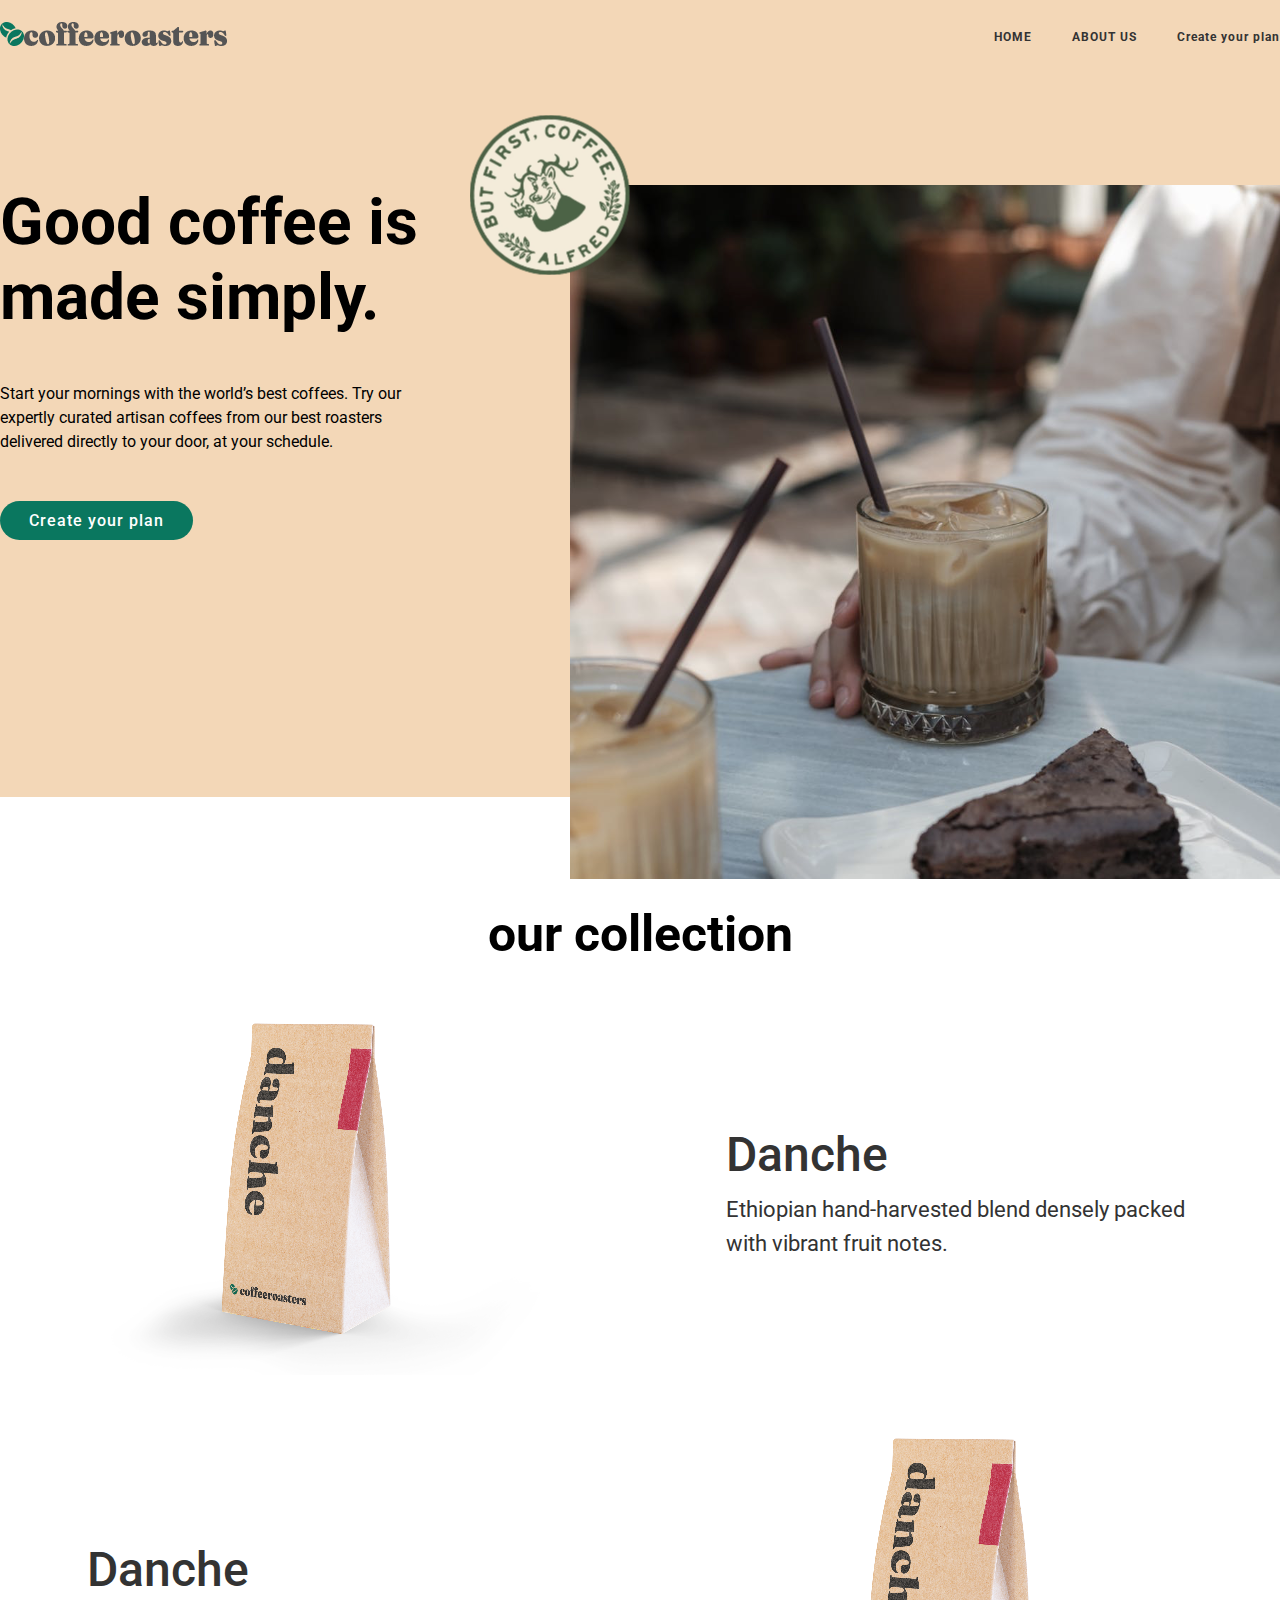
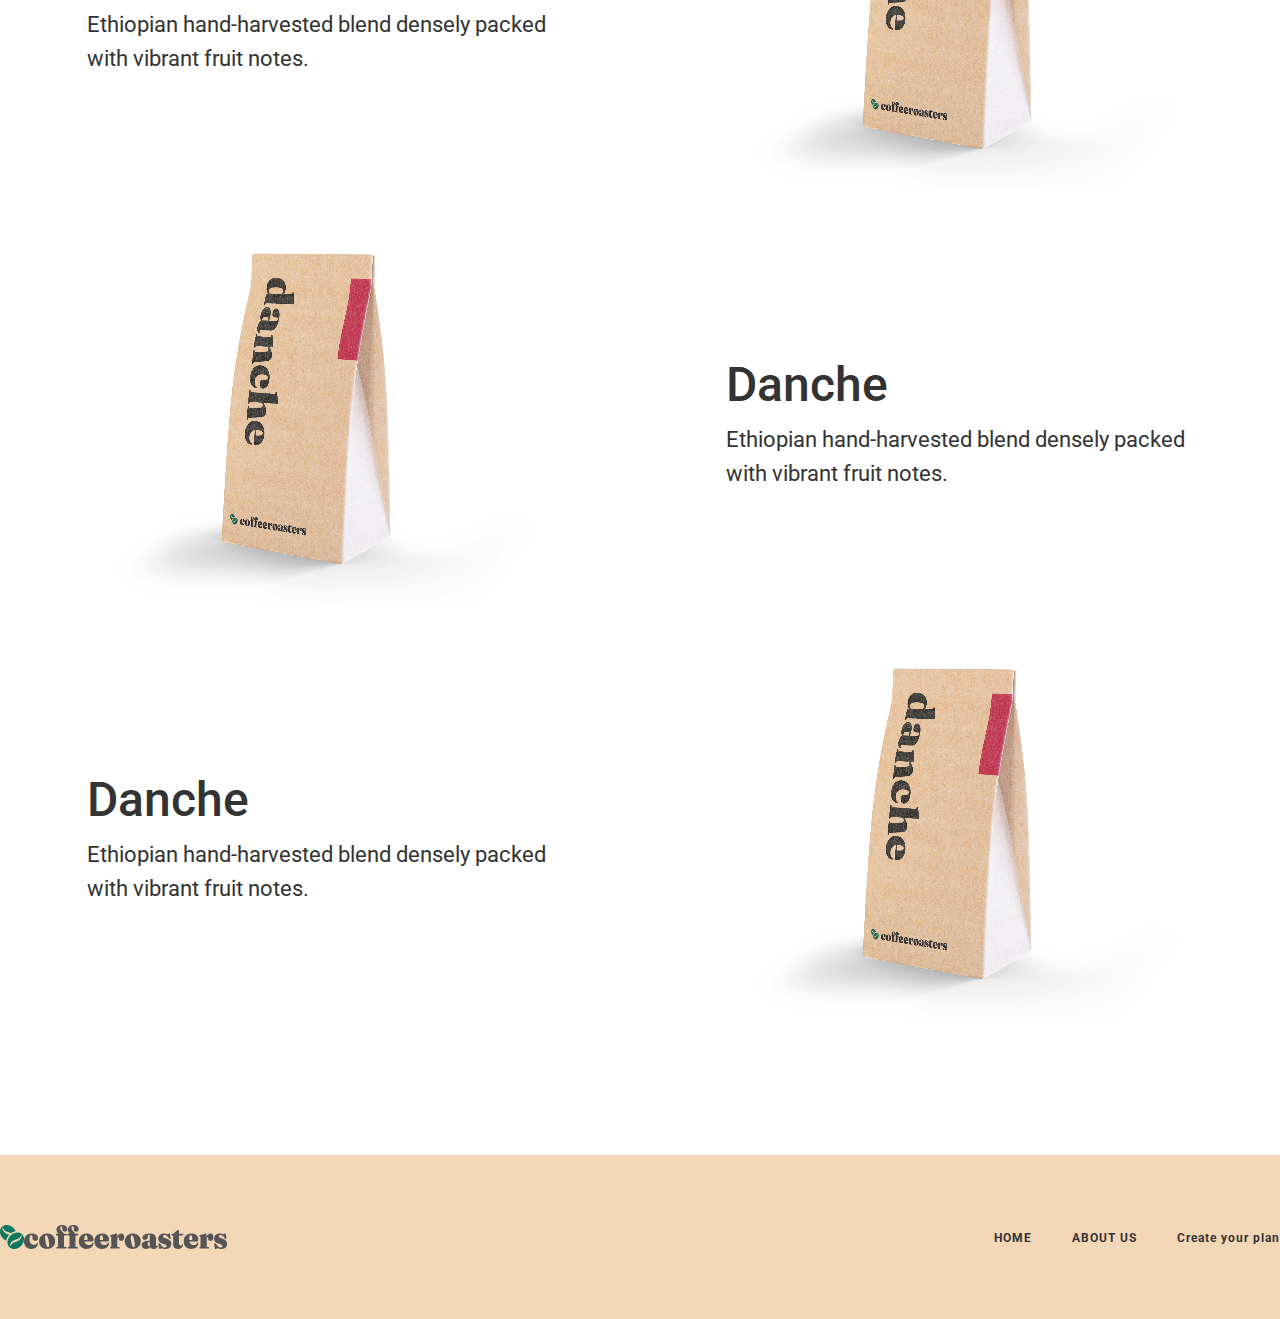
<file: index.html>
<!DOCTYPE html>
<html lang="en">
<head>
    <meta charset="UTF-8">
    <meta name="viewport" content="width=device-width, initial-scale=1.0">
    <title>Document</title>
    <link rel="preconnect" href="https://fonts.googleapis.com">
    <link rel="preconnect" href="https://fonts.gstatic.com" crossorigin>
    <link href="https://fonts.googleapis.com/css2?family=Roboto:ital,wght@0,100;0,300;0,400;0,500;0,700;0,900;1,100;1,300;1,400;1,500;1,700;1,900&display=swap" rel="stylesheet">
    <link rel="stylesheet" href="./main.css">
</head>
<body>
    
    
    <header class="header">
        <div class="container">
            <nav class="header__nav">
                <a href="./index.html">
                    <img src="./images/logo.png" alt="">
                </a>
                <ul class="header__list">
                    <li class="header__item">
                        <a class="header__link" href="#">HOME</a>
                    </li>
                    <li class="header__item">
                        <a class="header__link" href="./about.html">ABOUT US</a>
                    </li>
                    <li class="header__item">
                        <a class="header__link" href="#">Create your plan</a>
                    </li>
                </ul>
            </nav>
        </div>
    </header>
    
    <main>
        <section class="hero">
            <div class="container">
                <div class="hero__wrapper">
                    <div class="hero__textbox">
                        <h1 class="title">Good coffee 
                            is made simply.</h1>
                            <p class="hero__tex">Start your mornings with the world’s best coffees. Try our expertly curated artisan coffees from our best roasters delivered directly to your door, at your schedule.</p>
                            <button class="hero__btn">Create your plan</button>
                        </div>
                        <div class="hero__img">
                            <img class="rasm" src="./images/bg.png" alt="">
                        </div>
                    </div>
                </div>
            </section>
            
            <section class="qop">
                <div class="container">
                    <h2 class="qop__title">our collection</h2>
                    <ul class="qop__list">
                        <li class="qop__item">
                            <img class="qop__img" src="./images/qop.png" alt="">
                            <div class="qop__textbox">
                                <h3 class="qop__heading">Danche</h3>
                                <p class="qop__text">Ethiopian hand-harvested blend densely packed with vibrant fruit notes.</p>
                            </div>
                        </li>
                        <li class="qop__item">
                            <img class="qop__img" src="./images/qop.png" alt="">
                            <div class="qop__textbox">
                                <h3 class="qop__heading">Danche</h3>
                                <p class="qop__text">Ethiopian hand-harvested blend densely packed with vibrant fruit notes.</p>
                            </div>
                        </li>
                        <li class="qop__item">
                            <img class="qop__img" src="./images/qop.png" alt="">
                            <div class="qop__textbox">
                                <h3 class="qop__heading">Danche</h3>
                                <p class="qop__text">Ethiopian hand-harvested blend densely packed with vibrant fruit notes.</p>
                            </div>
                        </li>
                        <li class="qop__item">
                            <img class="qop__img" src="./images/qop.png" alt="">
                            <div class="qop__textbox">
                                <h3 class="qop__heading">Danche</h3>
                                <p class="qop__text">Ethiopian hand-harvested blend densely packed with vibrant fruit notes.</p>
                            </div>
                        </li>
                    </ul>
                </div>
            </section>
            
        </main>
        
        <footer class="footer">
            <div class="container">
                <div class="footer__wrapper">
                    <img src="./images/logo.png" alt="">
                    <ul class="footer__list">
                        <li class="footer__item">
                            <a class="footer__link header__link" href="#">HOME</a>
                        </li>
                        <li class="footer__item">
                            <a class="footer__link header__link" href="#">ABOUT US</a>
                        </li>
                        <li class="footer__item">
                            <a class="footer__link header__link" href="#">Create your plan</a>
                        </li>
                    </ul>
                </div>
            </div>
        </footer>
        
    </body>
    </html>
</file>
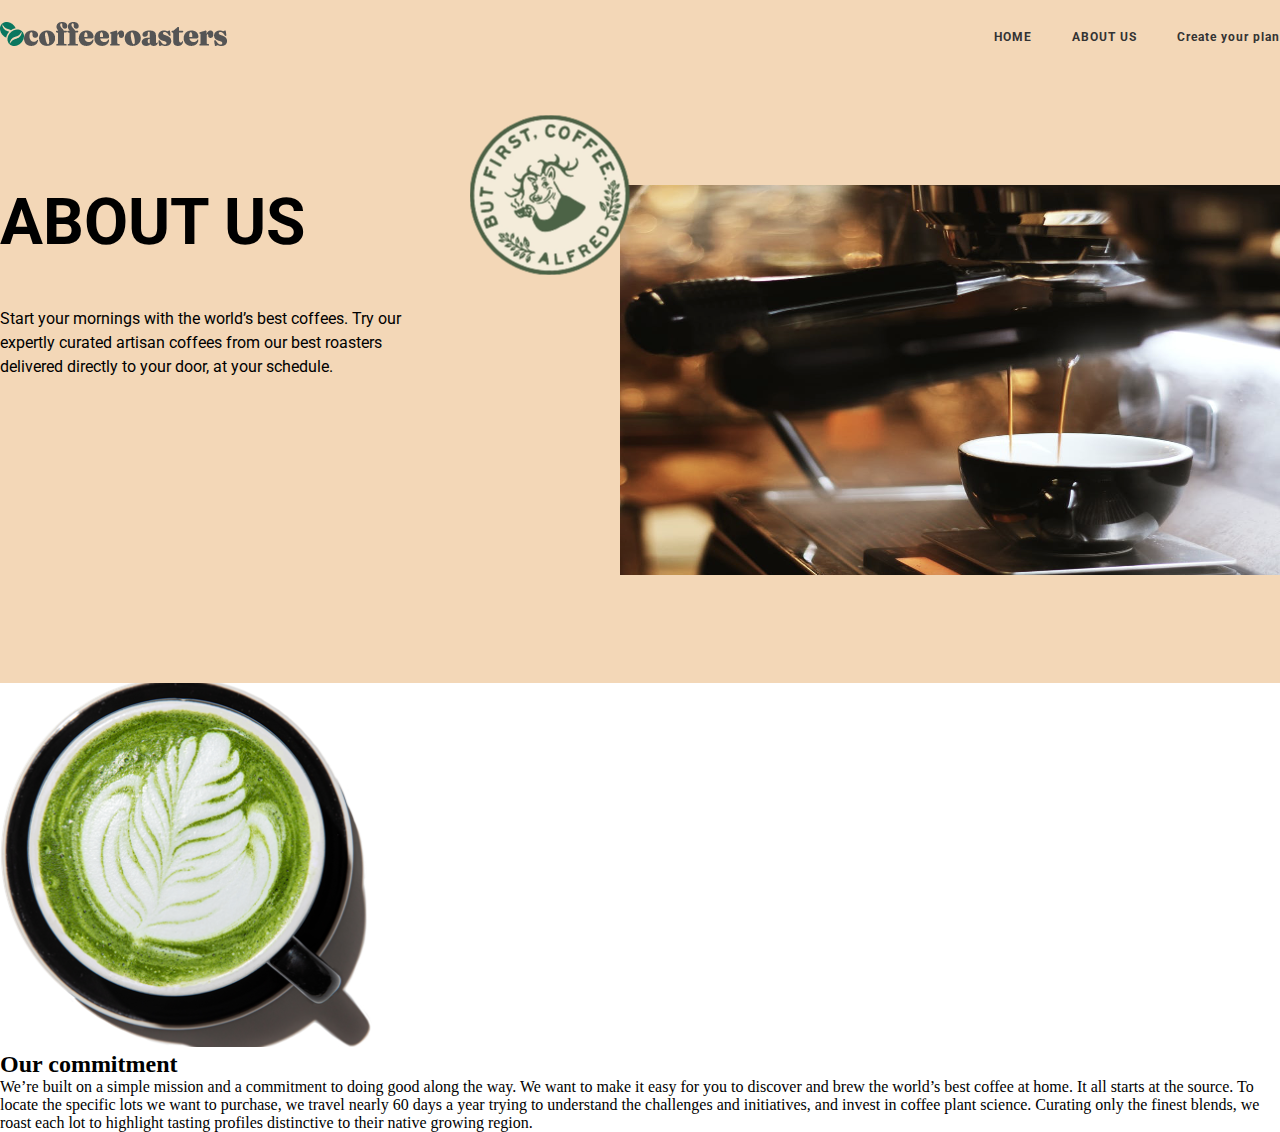
<file: about.html>
<!DOCTYPE html>
<html lang="en">
<head>
    <meta charset="UTF-8">
    <meta name="viewport" content="width=device-width, initial-scale=1.0">
    <title>Document</title>
    <link rel="preconnect" href="https://fonts.googleapis.com">
    <link rel="preconnect" href="https://fonts.gstatic.com" crossorigin>
    <link href="https://fonts.googleapis.com/css2?family=Roboto:ital,wght@0,100;0,300;0,400;0,500;0,700;0,900;1,100;1,300;1,400;1,500;1,700;1,900&display=swap" rel="stylesheet">
    <link rel="stylesheet" href="./main.css">
</head>
<body>
    

    <header class="header">
        <div class="container">
            <nav class="header__nav">
                <a href="./index.html">
                    <img src="./images/logo.png" alt="">
                </a>
                <ul class="header__list">
                    <li class="header__item">
                        <a class="header__link" href="./index.html">HOME</a>
                    </li>
                    <li class="header__item">
                        <a class="header__link" href="#">ABOUT US</a>
                    </li>
                    <li class="header__item">
                        <a class="header__link" href="#">Create your plan</a>
                    </li>
                </ul>
            </nav>
        </div>
    </header>

    <main>
        <section class="hero">
            <div class="container">
                <div class="hero__wrapper">
                    <div class="hero__textbox">
                        <h1 class="title">ABOUT US</h1>
                            <p class="hero__tex">Start your mornings with the world’s best coffees. Try our expertly curated artisan coffees from our best roasters delivered directly to your door, at your schedule.</p>
                        </div>
                        <div class="hero__img">
                            <img class="rasm" src="./images/cofeee.png" alt="">
                        </div>
                    </div>
                </div>
            </section>

            <section class="coffe">
                <div class="container">
                    <div class="coffe__wrapper">
                        <img src="./images/cup-6 1.png" alt="">
                        <div class="coffe__textbox">
                            <h2 class="coffe__title">Our commitment</h2>
                            <p class="coffe__text">We’re built on a simple mission and a commitment to doing good along the way. We want to make it easy for you to discover and brew the world’s best coffee at home. It all starts at the source. To locate the specific lots we want to purchase, we travel nearly 60 days a year trying to understand the challenges and  initiatives, and invest in coffee plant science. Curating only the finest blends, we roast each lot to highlight tasting profiles distinctive to their native growing region.</p>
                        </div>
                    </div>
                </div>
            </section>
    </main>

</body>
</html>
</file>
<file: main.css>
*{
    margin: 0;
    padding: 0;
    box-sizing: border-box;
}
.header{
    padding-top: 22px;
    background-color: #F3D7B7;
}
.container{
    max-width: 1340px;
    width: 100%;
    margin: 0 auto;
}
.header__nav{
    display: flex;
    justify-content: space-between;
    align-items: center;
}
.header__list{
    display: flex;
    align-items: center;
    list-style: none;
    gap: 40px;
}
.header__link{
    color: rgb(51, 51, 51);
    font-family: "Roboto";
    font-size: 12px;
    font-weight: 700;
    line-height: 14px;
    letter-spacing: 1px;
    text-decoration: none;
    transition: 0.5s ease-in-out;
}
.header__link:hover{
    color: red;
}
.header__link:active{
    color: blue;
}
.hero{
    position: relative;
    padding-top: 135px;
    padding-bottom: 257px;
    background-color: #F3D7B7;
}
.hero__textbox{
    width: 447px;
}
.title{
    color: rgb(0, 0, 0);
    font-family: "Roboto";
    font-size: 64px;
    font-weight: 700;
    line-height: 75px;
}
.hero__tex{
    color: rgb(0, 0, 0);
    font-family: "Roboto";
    font-size: 16px;
    font-weight: 400;
    line-height: 24px;
    margin: 47px 0;
}
.hero__btn{
    width: 193px;
    border-radius: 100px;
    background-color: rgb(10, 119, 95);
    padding: 10px 0;
    color: rgb(255, 255, 255);
    font-family: "Roboto";
    font-size: 16px;
    font-weight: 500;
    line-height: 19px;
    letter-spacing: 1px;
    text-align: center;
    border: none;
}
.hero__wrapper{
    display: flex;
    justify-content: space-between;
}
.hero__img{
    position: relative;
}
.rasm{
    position: absolute;
    top: 0;
    right: 0;
}
.hero__img::before{
    background-image: url("./images/dumaloq.png");
    width: 160px;
    height: 160px;
    display: inline-block;
    content: "";
    position: absolute;
    top: -70px;
    right: 650px;
    z-index: 2;
    transform: rotate(0);
    background-position: center;
    animation-name: dumaloq;
    animation-duration: 5s;
    animation-timing-function: linear;
    animation-iteration-count: infinite;
    
}
@keyframes dumaloq{
    0%{
        transform: rotate(0);
    }
    100%{
        transform: rotate(360deg)
    }
}
.qop{
    padding-top: 108px;
    padding-bottom: 89px;
}
.qop__title{
    color: rgb(0, 0, 0);
    font-family: "Roboto";
    font-size: 50px;
    font-weight: 700;
    line-height: 59px;
    text-align: center;
    margin-bottom: 42px;
}
.qop__item{
    display: flex;
    align-items: center;
    margin-bottom: 40px;
    justify-content: space-around;
}
.qop__textbox{
    width: 468px;
}
.qop__heading{
    color: rgb(51, 51, 51);
    font-family: "Roboto";
    font-size: 48px;
    font-weight: 500;
    line-height: 56px;
}
.qop__text{
    margin-top: 10px;
    color: rgb(51, 51, 51);
    font-family: Roboto;
    font-size: 22px;
    font-weight: 400;
    line-height: 34px;
}
.qop__img{
    transition: 0.5s ease-in-out;
}
.qop__img:hover{
    transform: scale(1.5);
}
.qop__item:nth-child(2){
    flex-direction: row-reverse;
}
.qop__item:nth-child(4){
    flex-direction: row-reverse;
}
.footer{
    background-color: #F3D7B7;
    padding: 70px 0;
}
.footer__wrapper{
    display: flex;
    align-items: center;
    justify-content: space-between;
}
.footer__list{
    display: flex;
    align-items: center;
    list-style: none;
    gap: 40px;
}
</file>
